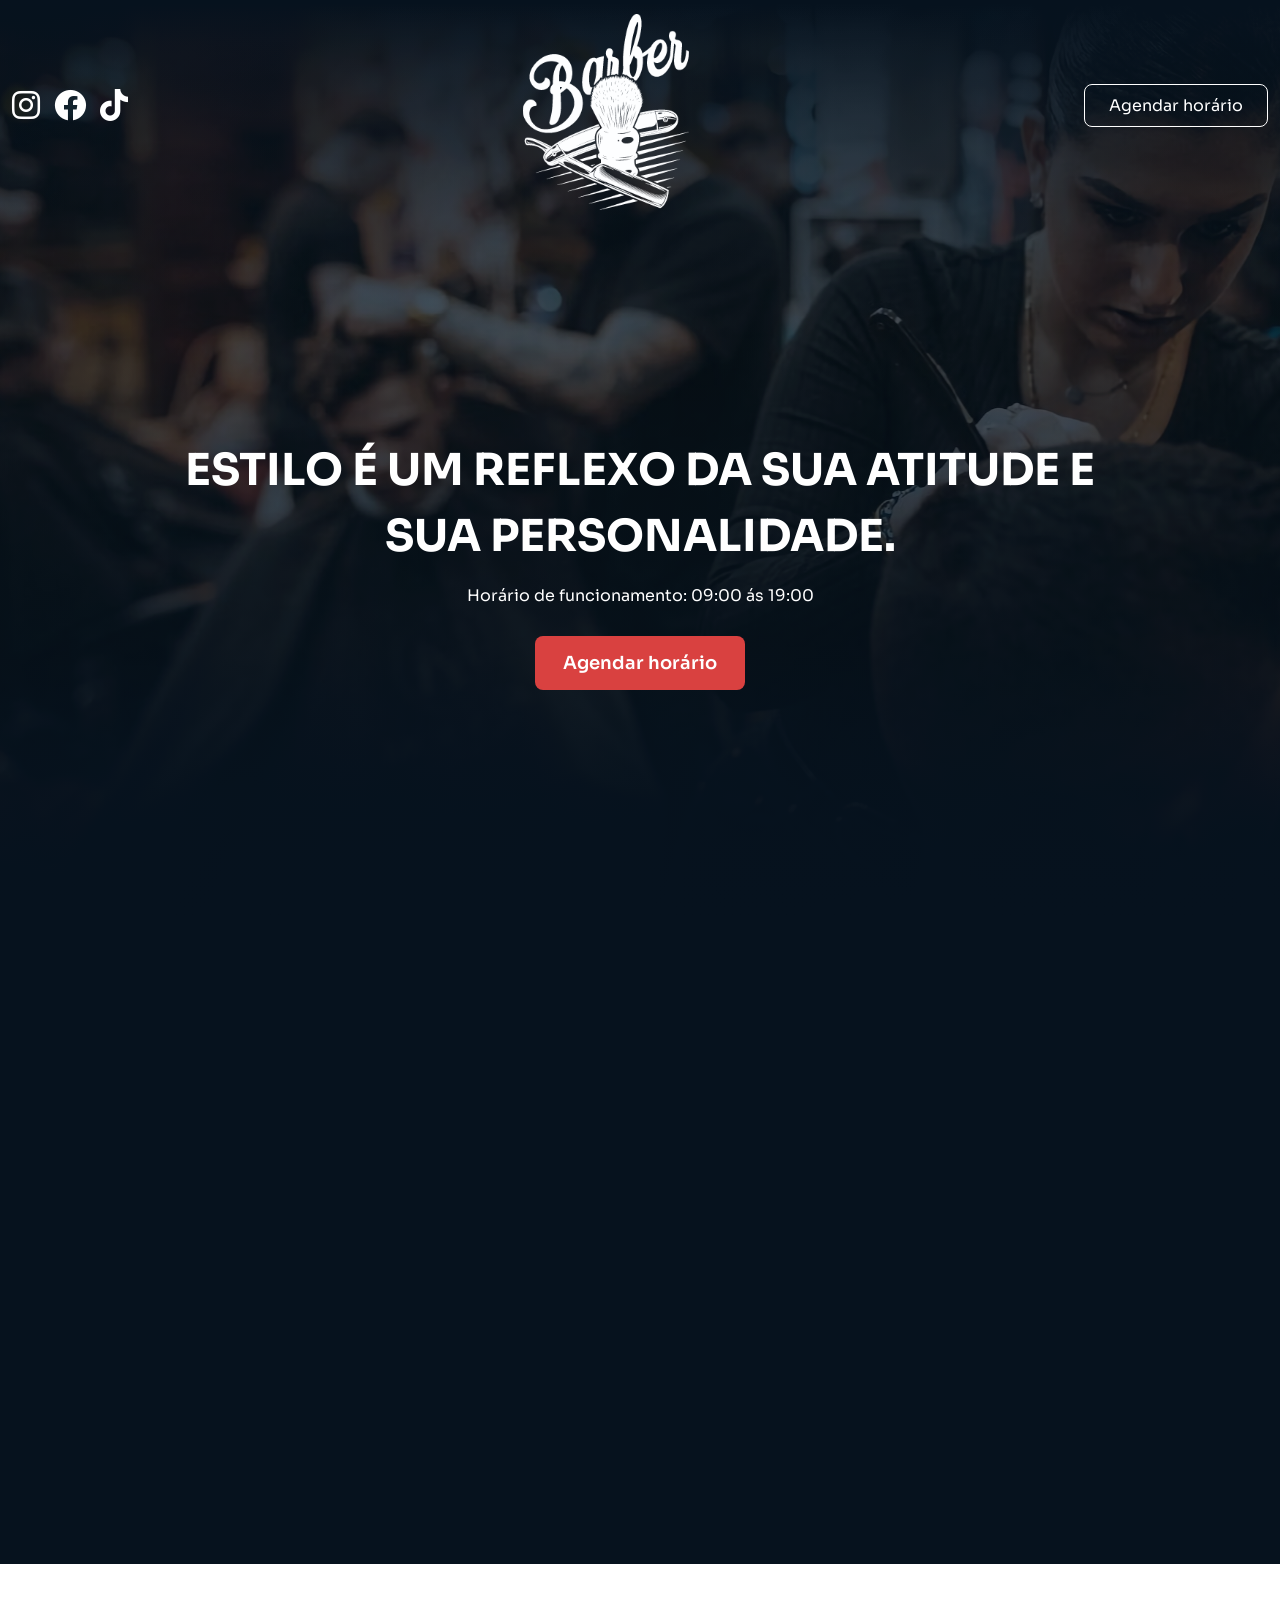
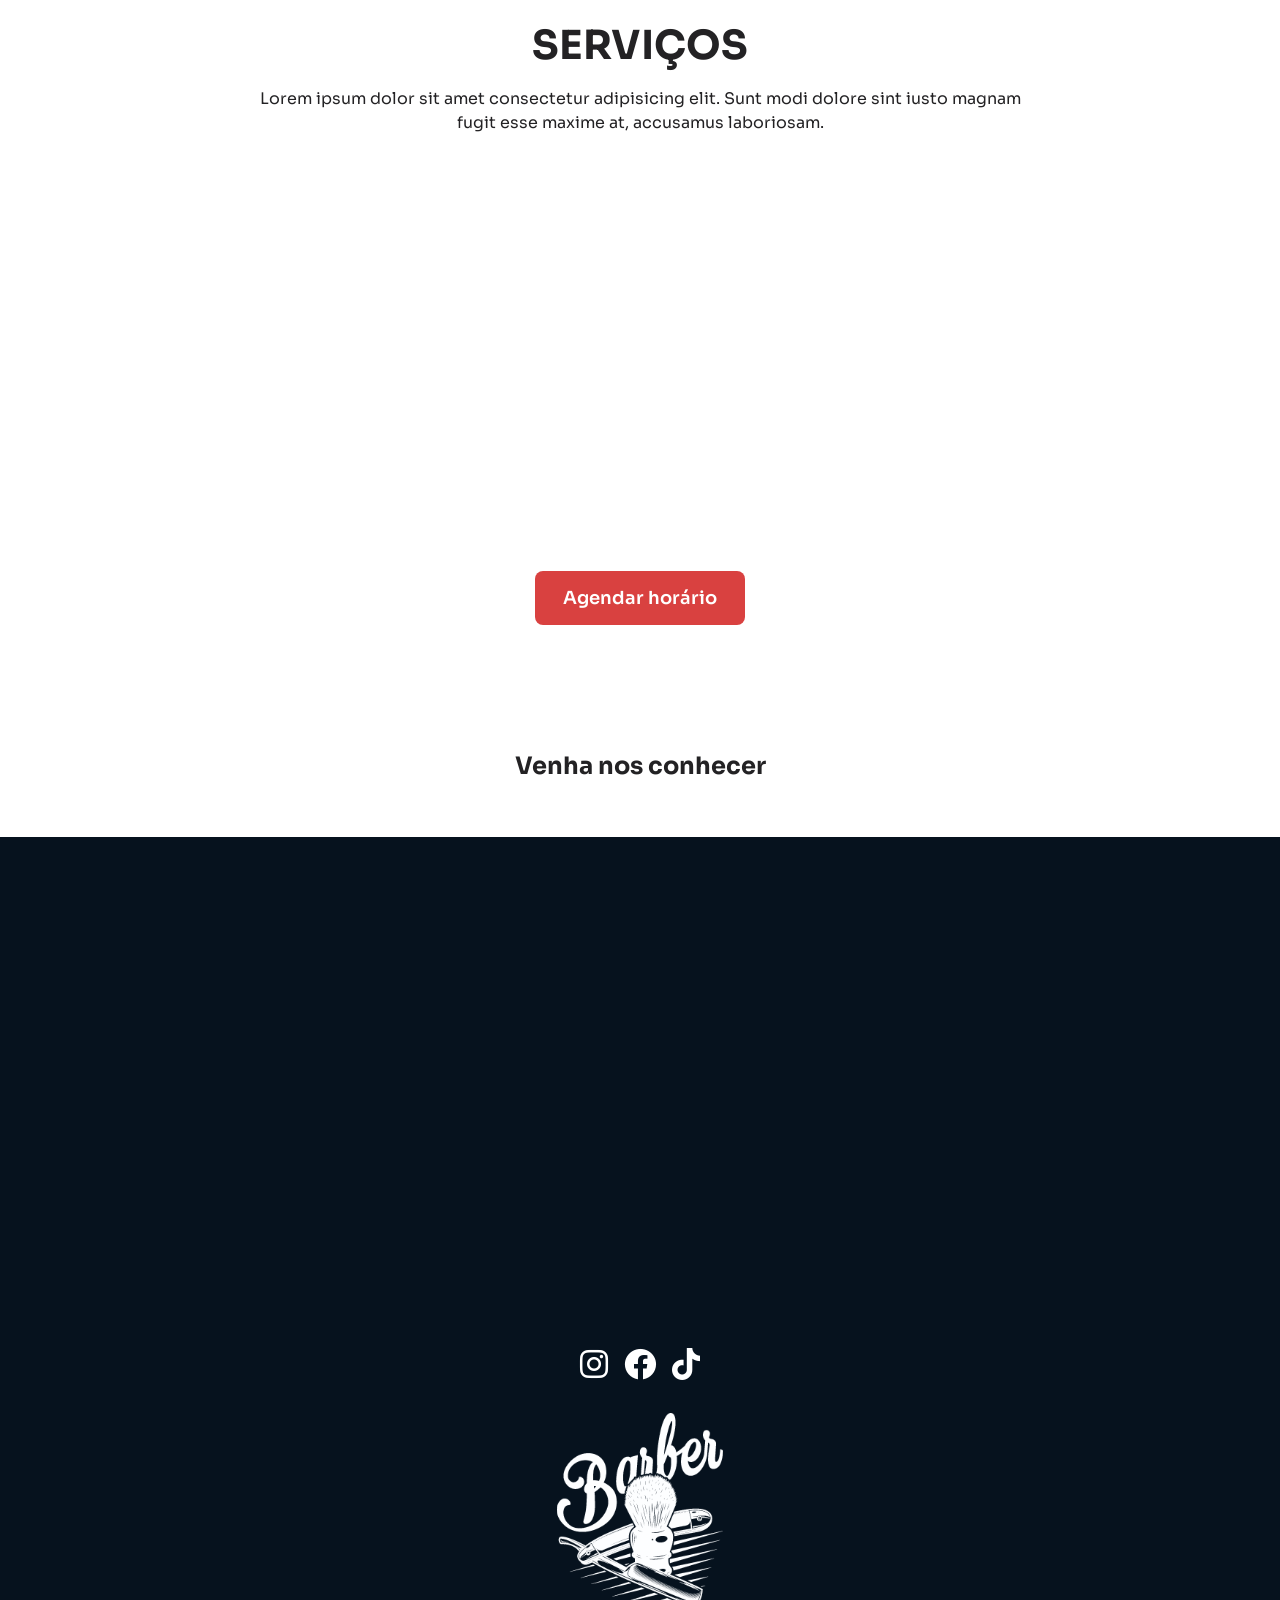
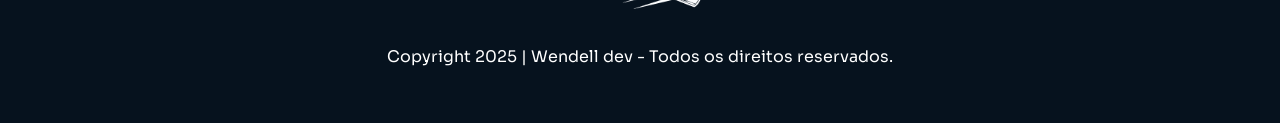
<file: index.html>
<!DOCTYPE html>
<html lang="pt-br">

<head>
    <meta charset="UTF-8">
    <meta name="viewport" content="width=device-width, initial-scale=1.0">

    <link href="https://unpkg.com/aos@2.3.1/dist/aos.css" rel="stylesheet">

    <link rel="preconnect" href="https://fonts.googleapis.com" />
    <link rel="preconnect" href="https://fonts.gstatic.com" crossorigin />
    <link href="https://fonts.googleapis.com/css2?family=Sora:wght@100..800&display=swap" rel="stylesheet" />

    <link rel="stylesheet" href="https://cdnjs.cloudflare.com/ajax/libs/font-awesome/6.0.0-beta3/css/all.min.css"
        integrity="sha512-Fo3rlrZj/k7ujTnHg4CGR2D7kSs0v4LLanw2qksYuRlEzO+tcaEPQogQ0KaoGN26/zrn20ImR1DfuLWnOo7aBA=="
        crossorigin="anonymous" referrerpolicy="no-referrer" />

    <link rel="stylesheet" href="style.css">

    <script src="https://unpkg.com/aos@2.3.1/dist/aos.js"></script>

    <!-- logo da barbearia -->
    <link rel="shortcut icon" href="assets/logo.svg" type="image/x-icon">

    <title>Barberia</title>
</head>

<body>
    <div class="bg-home">

        <header>

            <nav class="header-content container">
                <div class="header-icons" data-aos="fade-down" data-aos-delay="200">
                    <a href="#">
                        <i class="fa-brands fa-instagram fa-2x"></i>
                    </a>

                    <a href="#">
                        <i class="fa-brands fa-facebook fa-2x"></i>
                    </a>

                    <a href="#">
                        <i class="fa-brands fa-tiktok fa-2x"></i>
                    </a>
                </div>

                <div class="header-logo" data-aos="flip-up" data-aos-delay="200" data-aos-duration="2000" >
                    <img src="assets/logo.svg" alt="Logo da barbearia" />
                </div>

                <div data-aos="fade-down" data-aos-delay="200">
                    <a class="header-button" href="https://api.whatsapp.com/send?phone=5511000000000&text=Quero%20Fazer%20um%20agendamento!" target="_blank">
                        Agendar horário
                    </a>
                </div>

            </nav>

            <main class="hero container" data-aos="fade-down" data-aos-delay="300" data-aos-duration="2000">
                <h1>ESTILO É UM REFLEXO DA SUA ATITUDE E SUA PERSONALIDADE.</h1>
                <p>Horário de funcionamento: 09:00 ás 19:00</p>
                <a class="button-contato" target="_blank" href="https://api.whatsapp.com/send?phone=5511000000000&text=Quero%20Fazer%20um%20agendamento!">
                    Agendar horário
                </a>
            </main>

        </header>
    </div>

    <section class="sobre ">
        <div class="container sobre-content">
            <div data-aos="zoom-in-right" data-aos-delay="300" data-aos-duration="2000">
                <img src="assets/images.svg" alt="imagem sobre a barbearia">
            </div>

            <div class="sobre-descricao" data-aos="fade-left" data-aos-delay="300" data-aos-duration="2000">
                <h2>Sobre</h2>

                <p>Lorem ipsum dolor sit amet consectetur. Ornare eget pellentesque proin risus. Orci proin morbi
                    vestibulum convallis leo vestibulum mus. Non duis augue eros mattis a quis sem sodales.</p>

                <p>Horário de funcionamento: <strong>09:00</strong> ás <strong>19:00</strong></p>
            </div>
        </div>
    </section>

    <section class="servicos">
        <div class="servicos-content container">
            <h2>Serviços</h2>
            <p>Lorem ipsum dolor sit amet consectetur adipisicing elit. Sunt modi dolore sint iusto magnam fugit esse
                maxime at, accusamus laboriosam.</p>
        </div>

        <section class="cortes-content">

            <div class="corte" data-aos="fade-right" data-aos-delay="200" data-aos-duration="1500" >
                <img src="assets/corte1.png" alt="Corte de cabelo">
                <div class="corte-info">
                    <strong>Corte normal</strong>
                    <button>R$35,00</button>
                </div>
            </div>

            <div class="corte" data-aos="fade-up" data-aos-delay="200" data-aos-duration="1500">
                <img src="assets/corte2.png" alt="Barba">
                <div class="corte-info">
                    <strong>Barba completa</strong>
                    <button>R$25,00</button>
                </div>
            </div>

            <div class="corte" data-aos="fade-left" data-aos-delay="200" data-aos-duration="1500">
                <img src="assets/corte3.png" alt="Corte e barba">
                <div class="corte-info">
                    <strong>Corte e barba</strong>
                    <button>R$65,00</button>
                </div>
            </div>

        </section>

        <a class="button-contato" target="_blank" href="https://api.whatsapp.com/send?phone=5511000000000&text=Quero%20Fazer%20um%20agendamento!">
            Agendar horário
        </a>
    </section>

    <div class="servicos">
        <h2>Venha nos conhecer</h2>
    </div>

    <iframe
    width="100%"
        src="https://www.google.com/maps/embed?pb=!1m18!1m12!1m3!1d3833.744493418023!2d-47.98685672394417!3d-16.078743330023066!2m3!1f0!2f0!3f0!3m2!1i1024!2i768!4f13.1!3m3!1m2!1s0x935986a04bc69287%3A0x2df62ecea2daede5!2sShopping%20Sul!5e0!3m2!1spt-BR!2sbr!4v1738617624754!5m2!1spt-BR!2sbr"
        width="600" height="450" style="border:0;" allowfullscreen="" loading="lazy"
        referrerpolicy="no-referrer-when-downgrade">
    </iframe>

    <footer class="footer">
        <div class="footer-icones">
            <a href="#">
                <i class="fa-brands fa-instagram fa-2x"></i>
            </a>

            <a href="#">
                <i class="fa-brands fa-facebook fa-2x"></i>
            </a>

            <a href="#">
                <i class="fa-brands fa-tiktok fa-2x"></i>
            </a>
        </div>

        <div >
            <img src="assets/logo.svg" alt="logo barbearia">
        </div>

        <p>Copyright 2025 | Wendell dev - Todos os direitos reservados.</p>
    </footer>

    <a class="btn-wpp" href="https://api.whatsapp.com/send?phone=5511000000000&text=Quero%20Fazer%20um%20agendamento!" target="_blank" data-aos="zoom-in-up" data-aos-delay="500" data-aos-duration="2000">
        <img src="assets/whatssapp.svg" alt="Botao do wpp">
        <span class="tooltip-text">Agende seu horário</span>
    </a>

    <script src="script.js"></script>
</body>

</html>
</file>
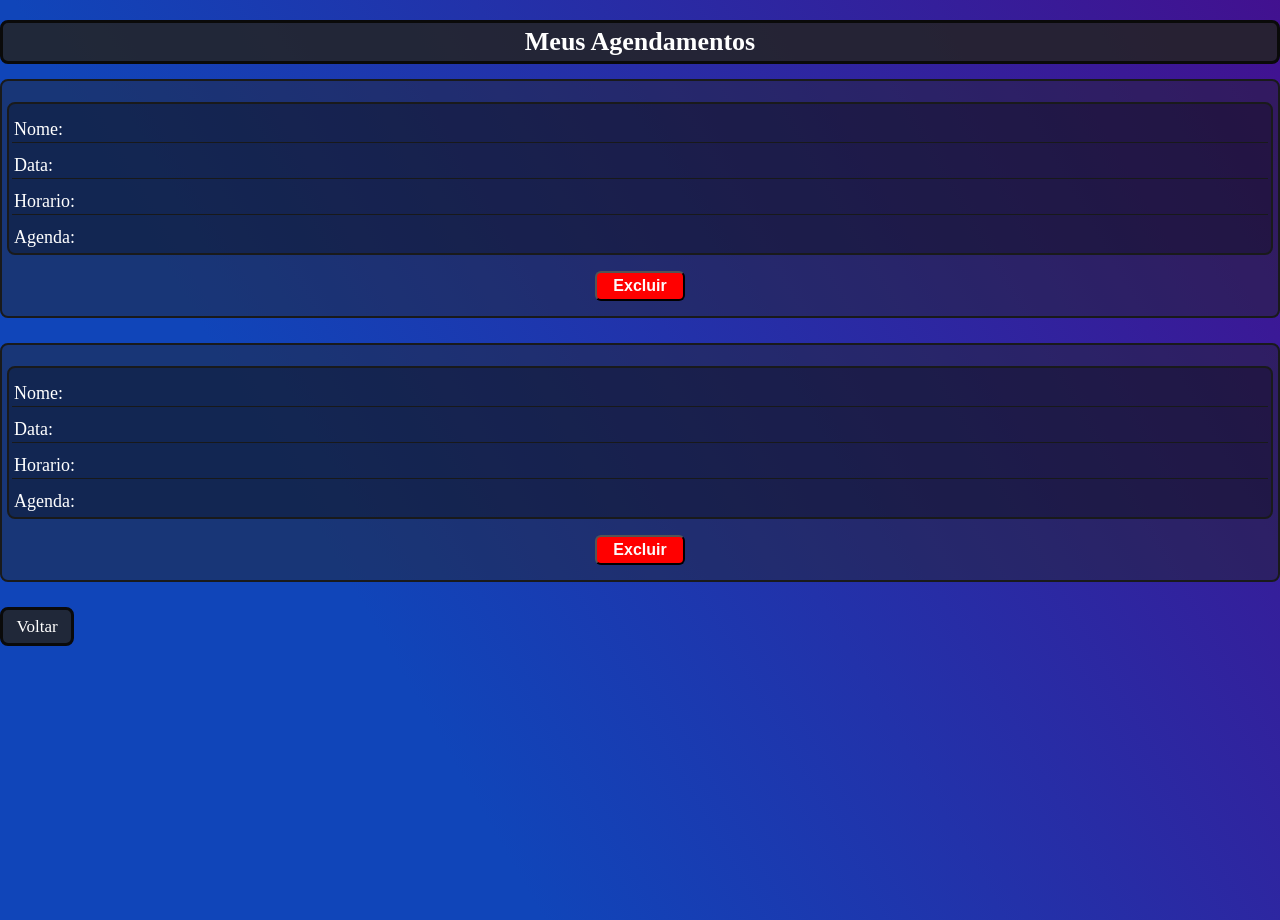
<file: Agendamentos.html>
<!DOCTYPE html>
<html lang="pt-BR">
<head>
    <meta charset="UTF-8">
    <meta name="viewport" content="width=device-width, initial-scale=1.0">
   <link rel="stylesheet" href="Agendamentos.css">
    <title>Meus agendamentos</title>
</head>
<body>
    <h1>Meus Agendamentos</h1>

    
       
        <div class="itens-agendamento">
            <ul>
                <li id="NomeAgendado">Nome: </li>
                <li id="dataAgendado">Data: </li>
                <li id="hoarioAgendado">Horario: </li>
                <li id="tipoAgendamento">Agenda: </li>
            </ul>

            <button id="botaoExcluirAgendamento">Excluir</button>
       </div>
       
       <div class="itens-agendamento">
        <ul>
            <li id="NomeAgendado">Nome: </li>
            <li id="dataAgendado">Data: </li>
            <li id="hoarioAgendado">Horario: </li>
            <li id="tipoAgendamento">Agenda: </li>
        </ul>

        <button id="botaoExcluirAgendamento">Excluir</button>
   </div>
    
   <div class="voltar">
    <a href="home.html" >Voltar</a>
   </div>
  
    
</body>
</html>
</file>
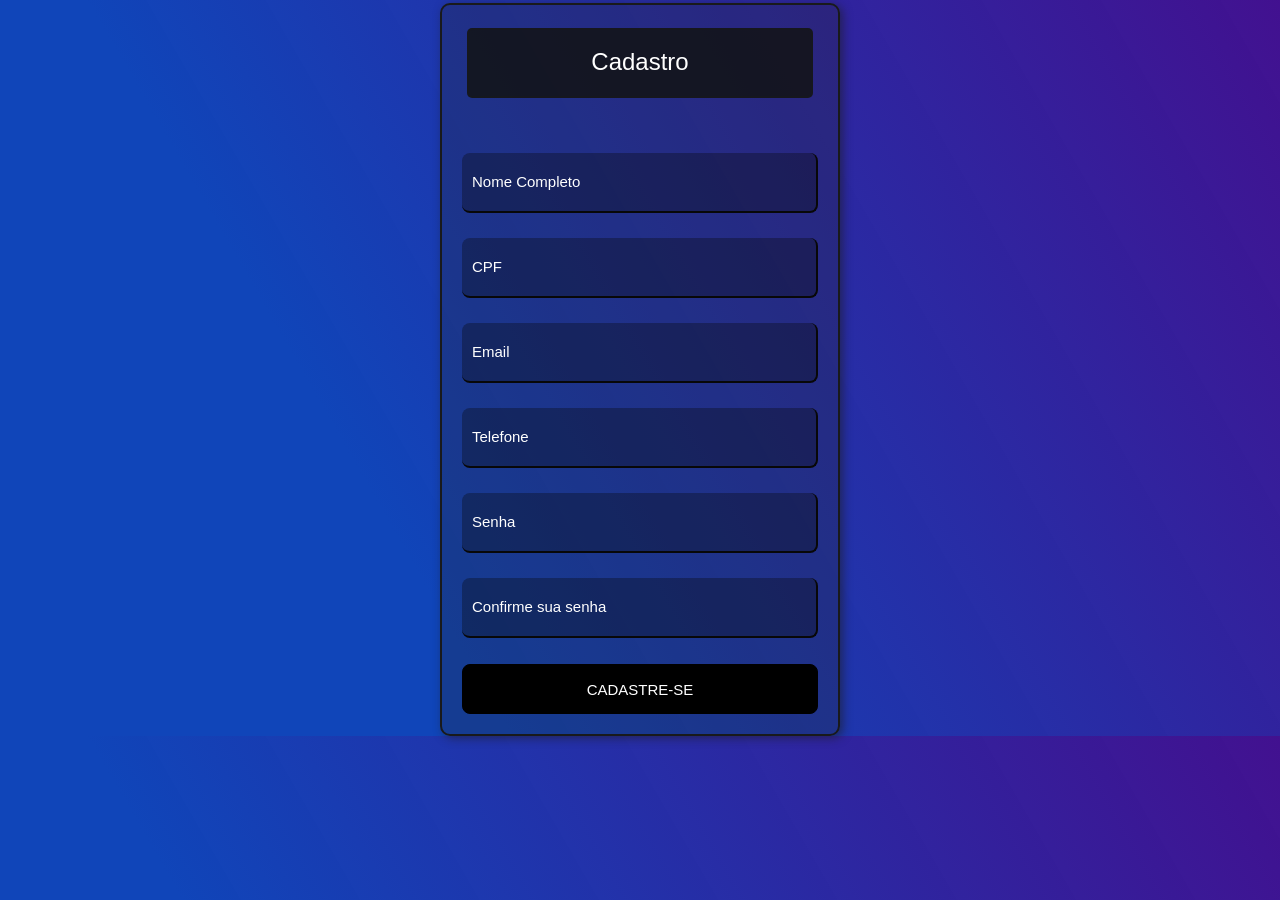
<file: Cadastro.html>
<!DOCTYPE html>
<html lang="pt-BR">
<head>
    <meta charset="UTF-8">
    <meta name="viewport" content="width=device-width, initial-scale=1.0">
    <link rel="stylesheet" href="Cadastro.css">
    <title>Cadastro</title>
</head>
<body>
    <div class="container">
        <header class="cabecalho">
            <h2 class="bemvindo">Cadastro</h2>
        </header>
        
            <form id="formulario" action="Post">
                <input type="text" class="nome" name="nome" id="nome" placeholder="Nome Completo">
                <input type="text" class="cpf" id="cpf" placeholder="CPF" >
                <input type="email" class="email" name="email" id="email" placeholder="Email">
                <input type="tel" class="telefone" name ="telefone" id="telefone" placeholder="Telefone" >
                <input type="password" class="senha" name="senha" id="senha" placeholder="Senha">
                <input type="password" class="senhaConfirmacao" name="senhaConfirmacao" id="senhaConfirmacao" placeholder="Confirme sua senha">

                
                <button type="submit" id="botaoCadastro" ><a href="login.html"></a>Cadastre-se</button>
            
             </form>
    </div>

    
        <script src="Cadastro.js"></script>
    
</body>
</html>
</file>
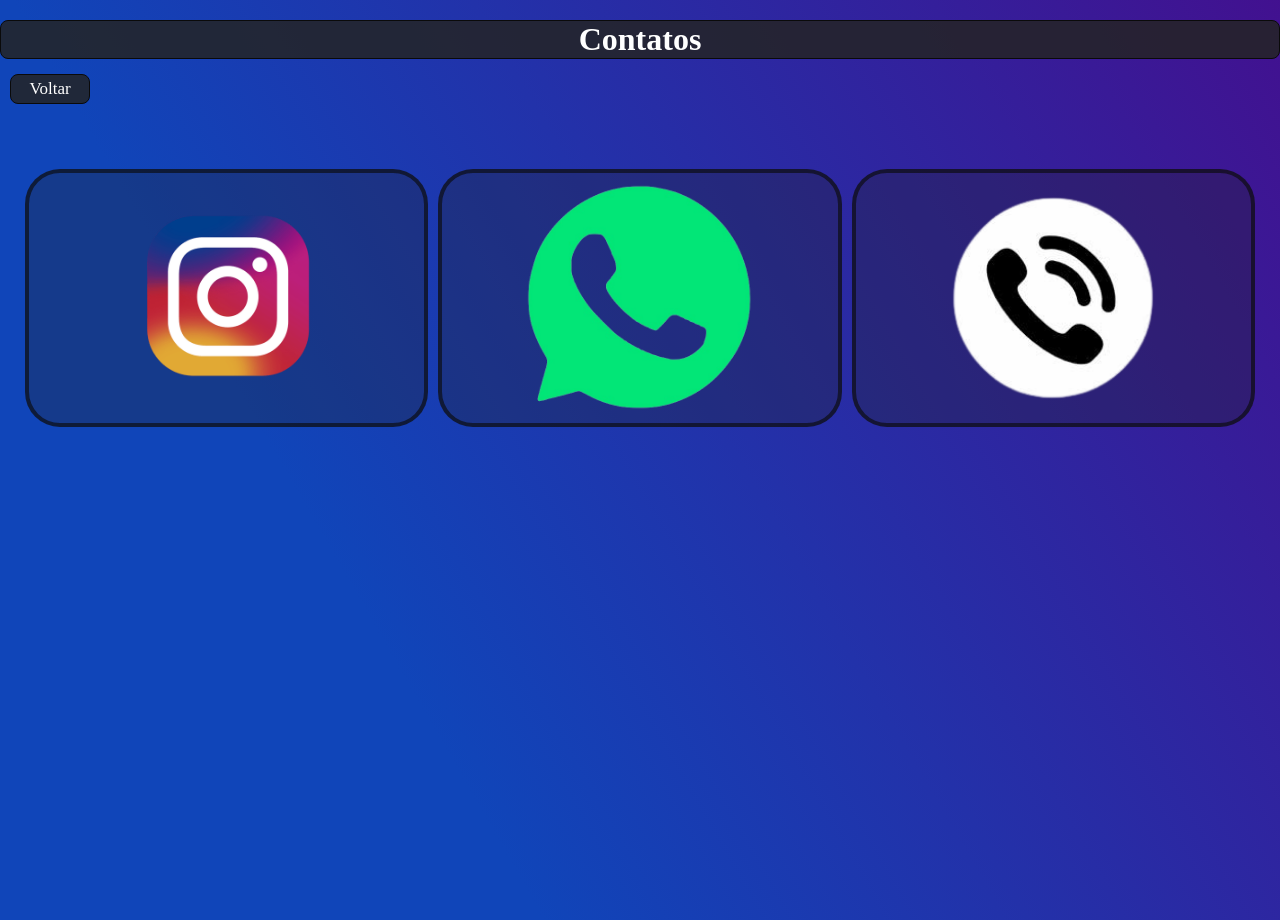
<file: Contato.html>
<!DOCTYPE html>
<html lang="pt-BR">
<head>
    <meta charset="UTF-8">
    <link rel="stylesheet" href="./Contato.css">
    <meta name="viewport" content="width=device-width, initial-scale=1.0">
    <title>Contato</title>
</head>
<body>
    <h1>Contatos</h1>
   
    <div class="voltar">
    <a href="home.html" >Voltar</a>
   </div>
   
   <section>

  
    <div class="card" id="insta">
        <a href="https://google.com.br" target="_blank">
            <img src="assents/insta-logo.png" alt="instagram" class="instagram">
        </a>
    </div>
   
   <div class="card" id="whatsap">
        <a href="https://web.whatsapp.com/" target="_blank">
            <img src="assents/wpp-logo.png" alt="whatsap">
        </a>
   </div>

    <div class="card" id="telefone">
        <a href="#" target="_blank">
            <img src="assents/telefoneLogo.png" alt="telefone">
        </a>
    </div>
</section>
</body>
</html>
</file>
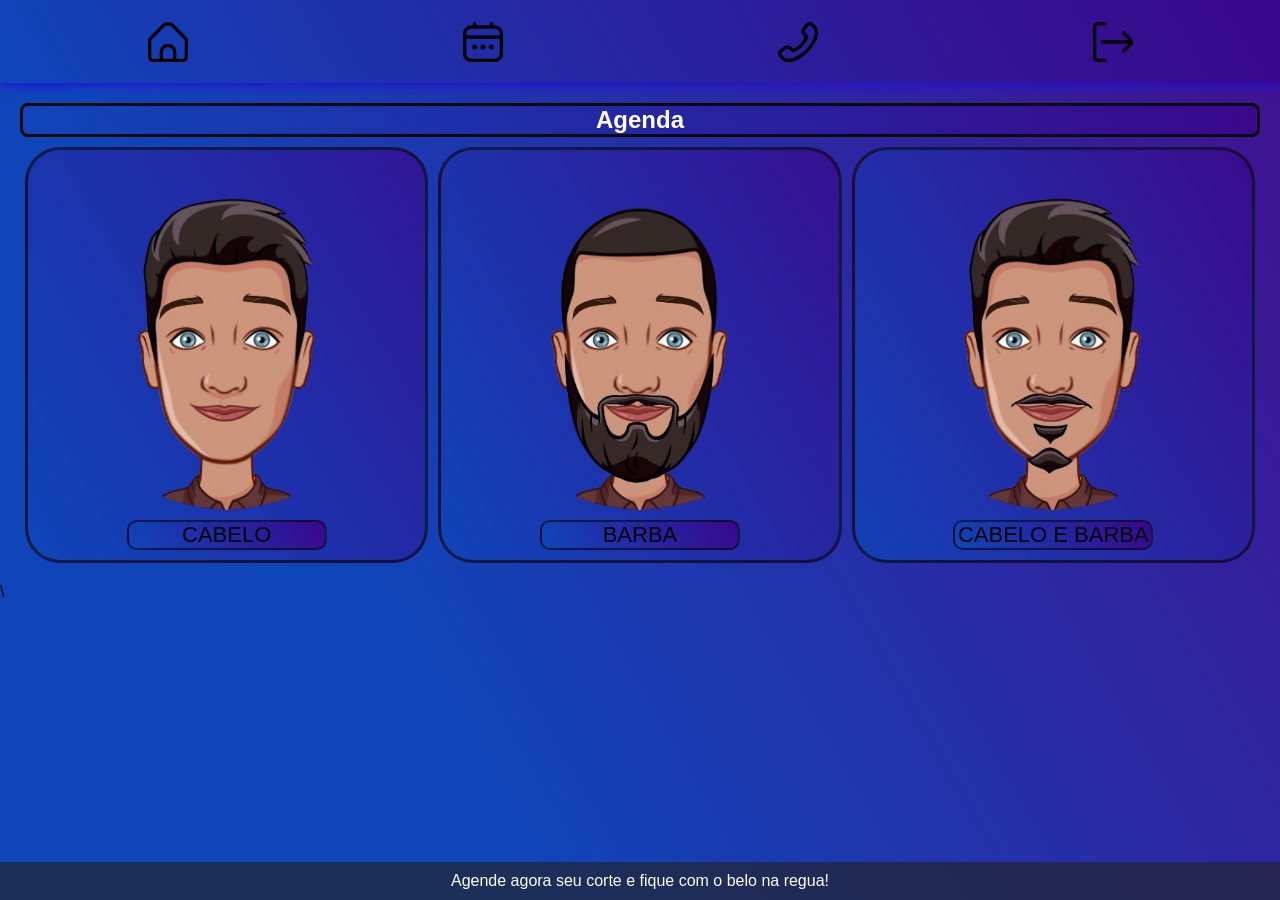
<file: home.html>
<!DOCTYPE html>
<html lang="pt-BR">
<head>
    <meta charset="UTF-8">
    <meta name="viewport" content="width=device-width, initial-scale=1.0">
    <link rel="preconnect" href="https://fonts.googleapis.com">
    <link rel="preconnect" href="https://fonts.gstatic.com" crossorigin>
    <link href="https://fonts.googleapis.com/css2?family=Poppins:ital,wght@0,200;0,400;0,500;1,400&display=swap" rel="stylesheet">
    <link rel="stylesheet" href="home.css">
    <title>Inicio</title>
</head>
<body>
  
  <header>
        <nav>
            <a href="home.html">
              <img src="assents/casa.png" alt="home" class="incones">
            </a>

            <a href="Agendamentos.html">
              <img src="assents/calendario.png" alt="agendamento" class="incones">
            </a>

            <a href="Contato.html">
              <img src="assents/virar-telefone.png" alt="Contato" class="incones">
            </a>

            <a href="index.html">
              <img src="assents/saida.png" alt="sair" class="incones">
            </a>
        </nav>
  </header>
 
  <section>

    <h2>Agenda</h2>
    
    <div class="card" id="cardCabelo">
        <img src="assents/cabelo.png" alt="cabelo" id="cabelo">
        <label for="cabelo">Cabelo</label>
    </div>
   
   <div class="card" id="cardBarba">
        <img src="assents/barba.png" alt="barda" id="barba">
        <label for="barba">Barba</label>
   </div>

    <div class="card" id="cardBarbaCabelo">
        <img src="assents/cabeloEbarba.png" alt="barbaCabelo" id="barbaCabelo">
        <label for="barbaCabelo">Cabelo e Barba</label>
    </div>

  </section>
  
  <!--Modal dos cards -->
  
  <div id="modal" class="modal">
    <span class="fecharModal" id="BotaoFecharModal">&times;</span>
    <div class="conteudoModal">

      <h2 class="agendamento">Agendamento</h2>
        <form action="#">
         
          <label class="labelModal" for="nomeAgendamento">Nome do cliente</label>
            <input type="text" name="nomeAgendamento" id="nomeAgendamento">
            
            <label class="labelModal"  for="dataAgendamento">Que dia deseja?</label>
            <input type="date" id="dataAgendamento">

            <label class="labelModal"  for="horaioAgendamento">Qual horario deseja?</label>
            <input type="time" id="horaioAgendamento">

            <label class="labelModal"  for="profissional">Qual profissional?</label>
            <select name="profisional" id="profisional">
              <option value="" selected >Selecione um profisional:</option>
              <option value="wendell">wendell</option>
              <option value="joaquin">joaquin</option>
              <option value="zeze">zeze</option>
            </select>

            
            <button type="submit" id="butaoAgendamento" >Agendar</button>
        </form>
      
    </div>
  </div>


  <footer>
    <p>Agende agora seu corte e fique com o belo na regua!</p>
  </footer>\

  <script src="./Inicio.js"></script>
</body>
</html>
</file>
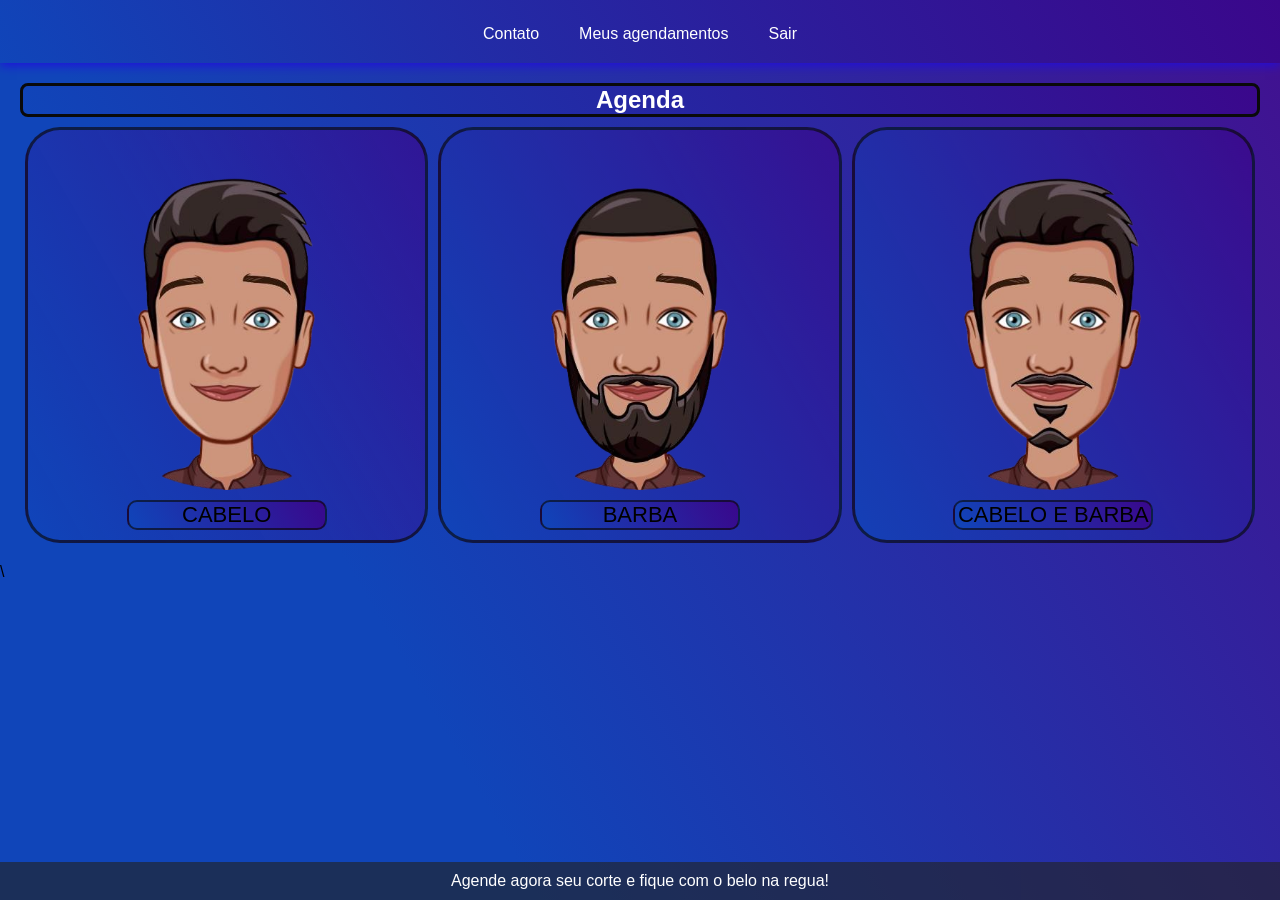
<file: Inicio.html>
<!DOCTYPE html>
<html lang="pt-BR">
<head>
    <meta charset="UTF-8">
    <meta name="viewport" content="width=device-width, initial-scale=1.0">
    <link rel="preconnect" href="https://fonts.googleapis.com">
    <link rel="preconnect" href="https://fonts.gstatic.com" crossorigin>
    <link href="https://fonts.googleapis.com/css2?family=Poppins:ital,wght@0,200;0,400;0,500;1,400&display=swap" rel="stylesheet">
    <link rel="stylesheet" href="inicio.css">
    <title>Inicio</title>
</head>
<body>
  
  <header>
        <nav>
            <a href="Contato.html">Contato</a>
            <a href="Agendamentos.html">Meus agendamentos</a>
            <a href="login.html">Sair</a>
        </nav>
  </header>
 
  <section>

    <h2>Agenda</h2>
    
    <div class="card" id="cardCabelo">
        <img src="assents/cabelo.png" alt="cabelo" id="cabelo">
        <label class="labelCards" for="cabelo">Cabelo</label>
    </div>
   
   <div class="card" id="cardBarba">
        <img src="assents/barba.png" alt="barda" id="barba">
        <label class="labelCards" for="barba">Barba</label>
   </div>

    <div class="card" id="cardBarbaCabelo">
        <img src="assents/cabeloEbarba.png" alt="barbaCabelo" id="barbaCabelo">
        <label class="labelCards" for="barbaCabelo">Cabelo e Barba</label>
    </div>

  </section>
  
  <!--Modal dos cards -->
  
  <div id="modal" class="modal">
    <span class="fecharModal" id="BotaoFecharModal">&times;</span>
    <div class="conteudoModal">

      <h2 class="agendamento">Agendamento</h2>
        <form action="#">
         
          <label class="labelModal" for="nomeAgendamento">Nome do cliente:</label>
            <input class="inputModal" type="text" name="nomeAgendamento" id="nomeAgendamento">
            
            <label class="labelModal" for="dataAgendamento">Que dia deseja?</label>
            <input class="inputModal" type="date" id="dataAgendamento">

            <label class="labelModal" for="horarioAgendamento">Qual horario?</label>
            <input class="inputModal" type="time" id="horarioAgendamento">

            <label class="labelModal" for="profissional">Qual profissional?</label>
            <select name="" id="profissional"  >
              <option value="" selected >Selecione:</option>
              <option value="Wendell">Wendell</option>
              <option value="Chiquinho">Chiquinho</option>
              <option value="Joaquin">Joaquin</option>
            </select>

            <button  type="submit" id="butaoAgendamento" >Agendar</button>
        </form>
      
    </div>
  </div>


  <footer>
    <p>Agende agora seu corte e fique com o belo na regua!</p>
  </footer>\

  <script src="./Inicio.js"></script>
</body>
</html>
</file>
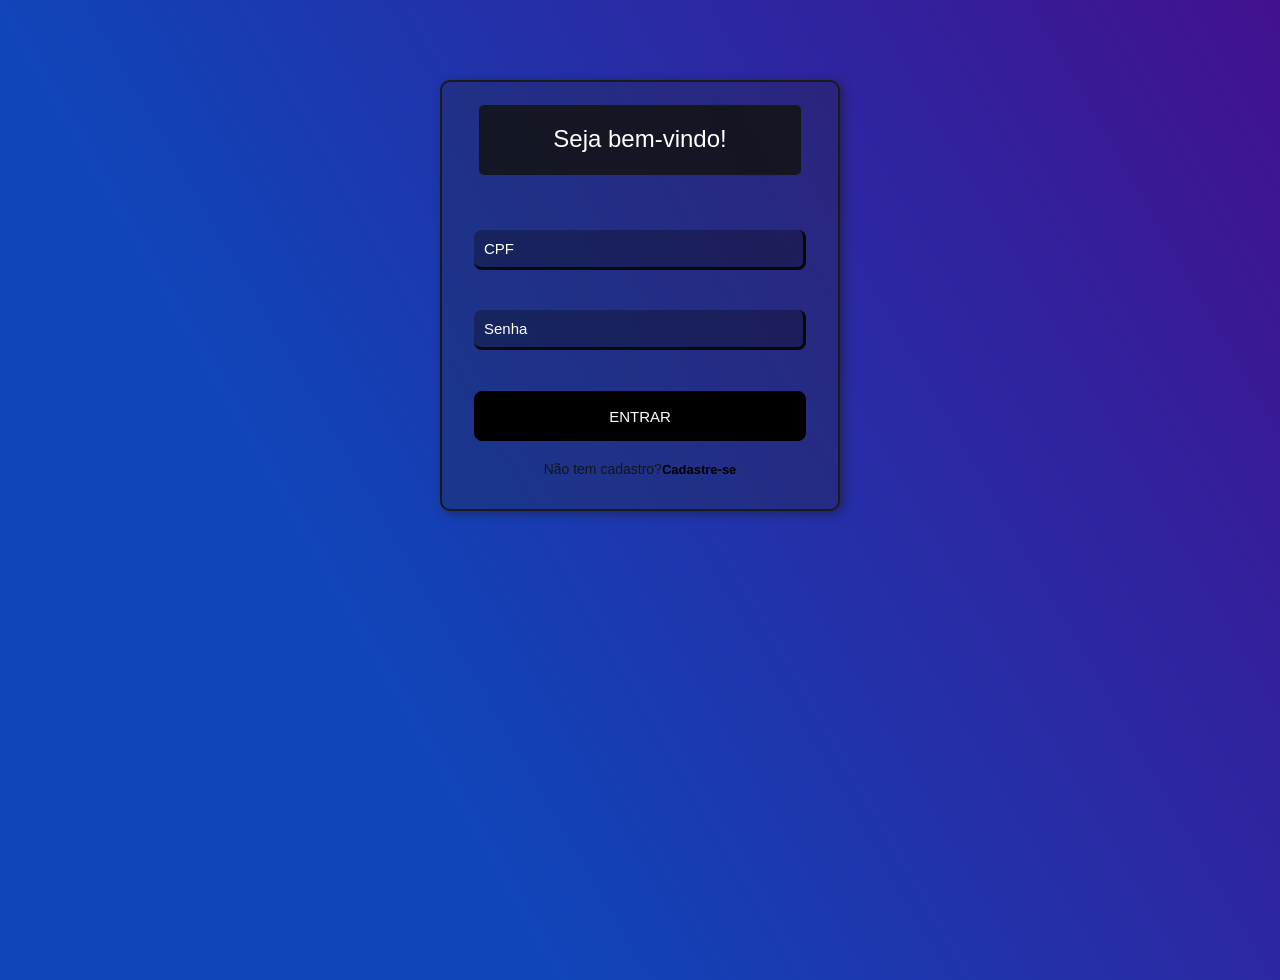
<file: login.html>
<!DOCTYPE html>
<html lang="pt-BR">
<head>
    <meta charset="UTF-8">
    <meta name="viewport" content="width=device-width, initial-scale=1.0">
    <link rel="preconnect" href="https://fonts.googleapis.com">
    <link rel="preconnect" href="https://fonts.gstatic.com" crossorigin>
    <link href="https://fonts.googleapis.com/css2?family=Poppins:ital,wght@0,200;0,400;0,500;1,400&display=swap" rel="stylesheet">
    <link rel="stylesheet" href="login.css">
    <title>Login</title>
</head>
<body>
    <style>
        
    </style>
    <div class="container">
        <header class="cabecalho">
            <h2 class="bemvindo">Seja bem-vindo!</h2>
        </header>
        <div class="central-box">
            <form action="">

                <input type="text" class="cpf" placeholder="CPF" id ="cpfLogin">
                
                <input type="password" class="senha" name="senha" id="senha" placeholder="Senha">

                <button type="submit" id="Botao-login"><a href="Inicio.html">Entrar</a> </button>
               
                <label for="cadastro">Não tem cadastro?<a class="cadastro" href="Cadastro.html">Cadastre-se</a></label>
            </form>
        </div>
        
    </div>
</body>
</html>
</file>
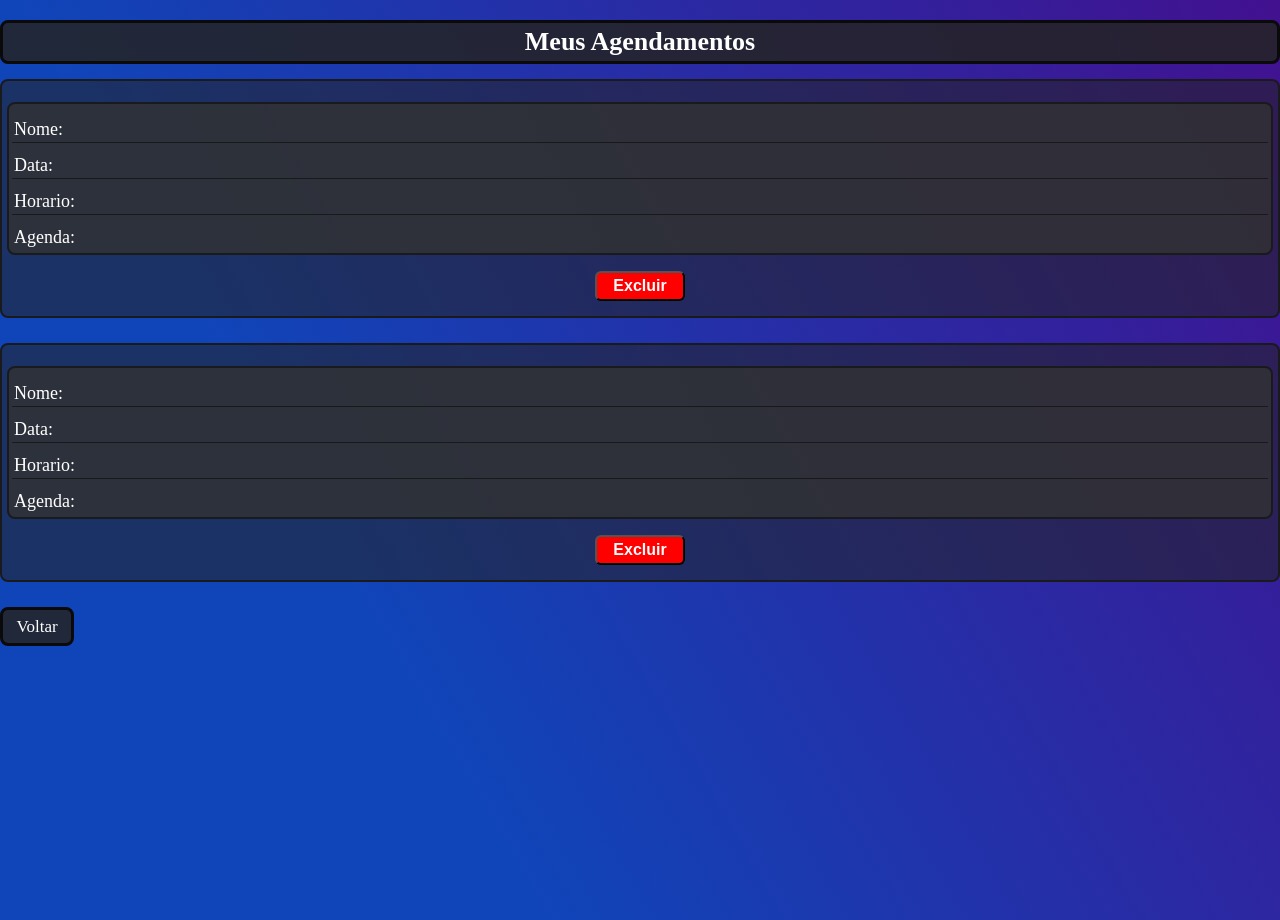
<file: Agendamento/Agendamentos.html>
<!DOCTYPE html>
<html lang="pt-BR">
<head>
    <meta charset="UTF-8">
    <meta name="viewport" content="width=device-width, initial-scale=1.0">
   <link rel="stylesheet" href="Agendamentos.css">
    <title>Meus agendamentos</title>
</head>
<body>
    <h1>Meus Agendamentos</h1>

    
       
        <div class="itens-agendamento">
            <ul>
                <li id="NomeAgendado">Nome: </li>
                <li id="dataAgendado">Data: </li>
                <li id="hoarioAgendado">Horario: </li>
                <li id="tipoAgendamento">Agenda: </li>
            </ul>

            <button id="botaoExcluirAgendamento">Excluir</button>
       </div>
       
       <div class="itens-agendamento">
        <ul>
            <li id="NomeAgendado">Nome: </li>
            <li id="dataAgendado">Data: </li>
            <li id="hoarioAgendado">Horario: </li>
            <li id="tipoAgendamento">Agenda: </li>
        </ul>

        <button id="botaoExcluirAgendamento">Excluir</button>
   </div>
    
   <div class="voltar">
    <a href="./Inicio.html" >Voltar</a>
   </div>
  
    
</body>
</html>
</file>
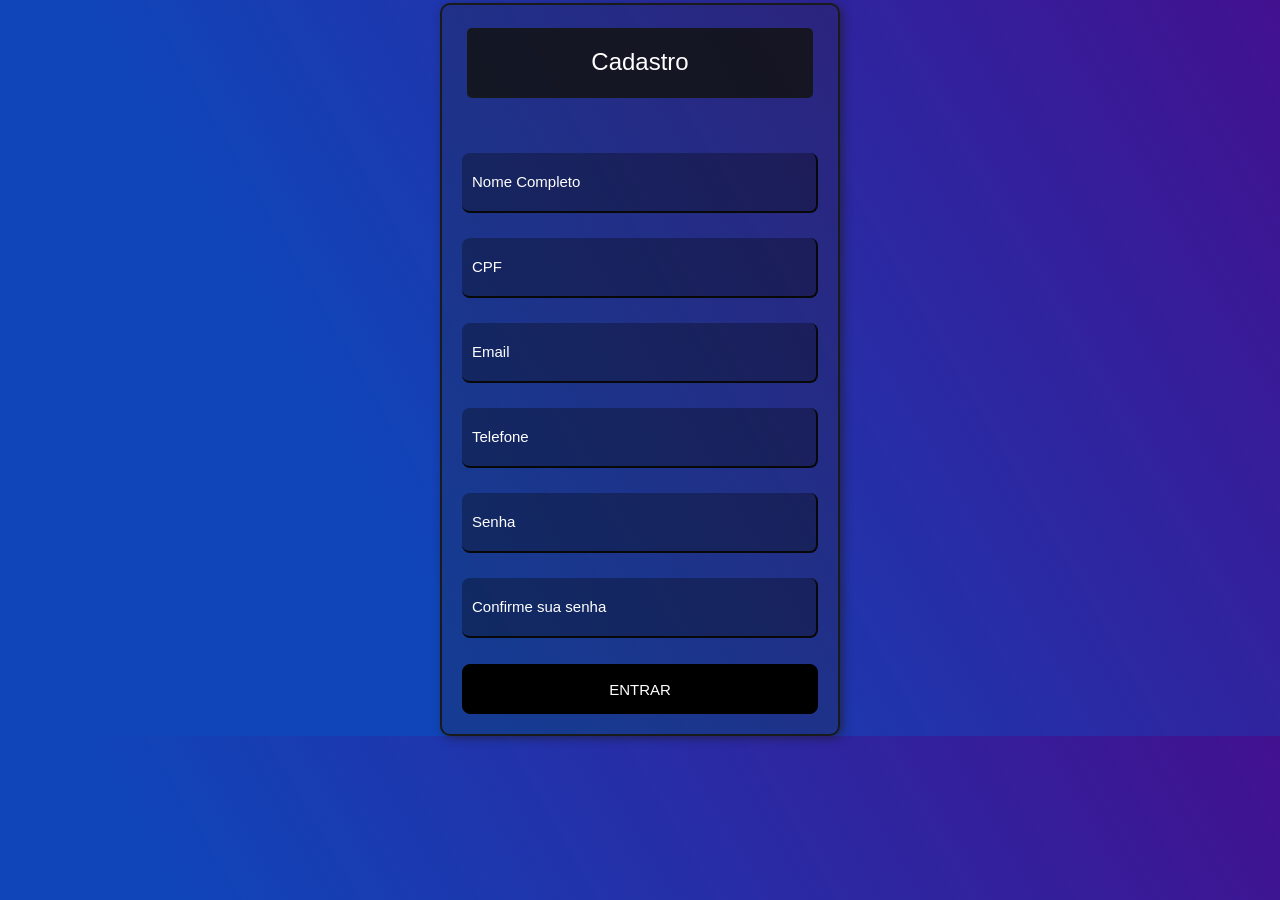
<file: Cadastro/Cadastro.html>
<!DOCTYPE html>
<html lang="pt-BR">
<head>
    <meta charset="UTF-8">
    <meta name="viewport" content="width=device-width, initial-scale=1.0">
    <link rel="stylesheet" href="Cadastro.css">
    <title>Cadastro</title>
</head>
<body>
    <div class="container">
        <header class="cabecalho">
            <h2 class="bemvindo">Cadastro</h2>
        </header>
        
            <form id="formulario" action="Post">
                <input type="text" class="nome" name="nome" id="nome" placeholder="Nome Completo">
                <input type="text" class="cpf" id="cpf" placeholder="CPF" >
                <input type="email" class="email" name="email" id="email" placeholder="Email">
                <input type="tel" class="telefone" name ="telefone" id="telefone" placeholder="Telefone" >
                <input type="password" class="senha" name="senha" id="senha" placeholder="Senha">
                <input type="password" class="senhaConfirmacao" name="senhaConfirmacao" id="senhaConfirmacao" placeholder="Confirme sua senha">

                <button><a href="../login.html">Entrar</a></button>
                <!--<button type="submit" id="botaoCadastro" ><a href="../login.html"></a>Cadastre-se</button>
            -->
             </form>
    </div>

    <!--
        <script src="Cadastro.js"></script>
    -->
</body>
</html>
</file>
<file: style.css>
* {
  margin: 0;
  padding: 0;
  box-sizing: border-box;
  outline: 0;
}

header {
  width: 100%;
}

.header-content {
  display: flex;
  align-items: center;
  justify-content: space-between;
}

i {
  color: #ffffff;
}

.header-icons {
  display: flex;
  gap: 14px;
}

.header-icons a:hover i {
  color: #d34040;
  animation: translateY 0.8s infinite alternate;
}

@keyframes translateY {
  from {
    transform: translateY(0) scale(1);
  }
  to {
    transform: translateY(-8px) scale(1.1);
  }
}
.header-button {
  border: 1px solid #ffffff;
  padding: 10px 24px;
  border-radius: 8px;
  color: #ffffff;
  background-color: transparent;
  transition: background-color 0.5s;
}

.header-button:hover {
  border: 1px solid #d34040;
  background-color: #d34040;
}

.header-logo {
  display: flex;
  align-items: center;
  justify-content: center;
  margin-top: 14px;
}

@media screen and (max-width: 768px) {
  .header-content {
    width: 100%;
    flex-direction: column;
    align-items: center;
    justify-content: center;
  }
  .header-content i {
    margin-top: 16px;
    font-size: 32px;
  }
  .header-logo img {
    width: 160px;
    margin-top: 45px;
  }
  .header-button {
    display: none;
  }
}
.container {
  max-width: 1440px;
  margin: 0 auto;
  padding: 0 12px;
}

.bg-home {
  position: relative;
}

.bg-home::before {
  content: "";
  display: block;
  position: absolute;
  background-image: linear-gradient(to bottom, rgba(6, 18, 30, 0.1), #06121e), url("../assets/bg.svg");
  left: 0;
  top: 0;
  width: 100%;
  height: 100%;
  z-index: -1;
  background-size: cover;
  background-repeat: no-repeat;
  background-position: 50% 0;
  opacity: 0.9;
}

.hero {
  color: #ffffff;
  min-height: 80vh;
  display: flex;
  flex-direction: column;
  align-items: center;
  justify-content: center;
  padding: 15px;
}
.hero h1 {
  text-align: center;
  line-height: 150%;
  max-width: 940px;
  font-size: 44px;
}
.hero p {
  text-align: center;
  margin: 16px 0;
}

.button-contato {
  padding: 16px 28px;
  color: #ffffff;
  background-color: #d94140;
  border: 0;
  border-radius: 8px;
  font-size: 18px;
  font-weight: 600;
  margin: 14px 0;
}

.button-contato:hover {
  animation: scaleButton 0.6s alternate infinite;
}

@keyframes scaleButton {
  from {
    tranform: scale(1);
  }
  to {
    transform: scale(1.09);
  }
}
@media screen and (max-width: 768px) {
  .hero {
    min-height: 60vh;
  }
  .hero h1 {
    font-size: 32px;
    padding: 0 14px;
    width: 100%;
  }
  .hero p {
    font-size: 14px;
  }
}
@media screen and (max-width: 480px) {
  .hero h1 {
    font-size: 24px;
  }
  .hero p {
    font-size: 14px;
  }
}
.sobre {
  background-color: #06121e;
  overflow: hidden;
  color: #ffffff;
}

.sobre-content {
  display: flex;
  align-items: center;
  justify-content: center;
  gap: 20px;
  padding: 36px 14px 64px 14px;
}
.sobre-content img {
  max-width: 570px;
}

.sobre-content div {
  flex: 1;
}

.sobre-descricao h2 {
  font-size: 36px;
  margin-bottom: 28px;
}
.sobre-descricao p {
  margin-bottom: 16px;
  line-height: 150%;
}

@media screen and (max-width: 768px) {
  .sobre-content {
    flex-direction: column;
  }
}
.servicos {
  background-color: #ffffff;
  color: #232224;
  display: flex;
  flex-direction: column;
  align-items: center;
  justify-content: center;
  padding: 56px 16px;
}

.servicos-content h2 {
  text-transform: uppercase;
  text-align: center;
  font-size: 40px;
  margin-bottom: 16px;
}

.servicos-content p {
  line-height: 150%;
  margin-bottom: 16px;
  text-align: center;
  max-width: 790px;
}

.cortes-content {
  display: flex;
  justify-content: center;
  align-items: center;
  gap: 30px;
  padding: 0 46px 36px 46px;
}

.corte {
  flex: 1;
  display: flex;
  flex-direction: column;
  background-color: #ffffff;
  border-radius: 8px;
  box-shadow: 0 -1px 17px -4px rgba(0, 0, 0, 0.663);
  overflow: hidden;
}
.corte img {
  width: 100%;
  max-width: 354px;
  transition: transform 0.5s ease;
}

.corte img:hover {
  transform: scale(1.2);
  z-index: 1;
}

.corte-info {
  width: 100%;
  display: flex;
  justify-content: space-between;
  padding: 16px;
  background-color: #ffffff;
  z-index: 1;
}

.corte-info button {
  color: #ffffff;
  background-color: #d94140;
  padding: 4px 8px;
  border: 0;
  border-radius: 6px;
  cursor: default;
}

@media screen and (max-width: 768px) {
  .cortes-content {
    flex-direction: column;
  }
  .cortes img {
    max-width: 740px;
  }
}
.footer {
  display: flex;
  flex-direction: column;
  align-items: center;
  justify-content: center;
  padding: 56px 0;
  gap: 32px;
  color: #ffffff;
}

.footer-icones {
  display: flex;
  gap: 16px;
  color: #ffffff;
}

.footer-icones a:hover i {
  color: #d34040;
  animation: translateY 0.8s infinite alternate;
}

@keyframes translateY {
  from {
    transform: translateY(0) scale(1);
  }
  to {
    transform: translateY(-8px) scale(1.1);
  }
}
.btn-wpp {
  position: fixed;
  bottom: 28px;
  right: 22px;
  z-index: 2;
}
.btn-wpp img {
  max-width: 74px;
  transition: transform 0.5s ease;
}
.btn-wpp img:hover {
  transform: scale(1.1);
}

.btn-wpp .tooltip-text {
  visibility: hidden;
  position: absolute;
  width: 120px;
  top: 10px;
  left: -150px;
  background-color: #232224;
  color: #ffffff;
  padding: 6px;
  border-radius: 10px;
  text-align: center;
  opacity: 0;
  transition: opacity 0.6s;
}

.btn-wpp:hover .tooltip-text {
  visibility: visible;
  opacity: 1;
}

@media screen and (max-width: 768px) {
  .btn-wpp img {
    max-width: 48px;
  }
}
body {
  font-family: "sora", sans-serif;
  width: 100%;
  height: 100vh;
  position: relative;
  background-color: #06121e;
}

button {
  font-family: "sora", sans-serif;
  cursor: pointer;
}

svg {
  width: 100%;
}

img {
  width: 100%;
}

a {
  cursor: pointer;
  text-decoration: none;
}/*# sourceMappingURL=style.css.map */
</file>
<file: Agendamentos.css>
body {
  /*
 background-color: rgb(9, 7, 7);
  */
  background: linear-gradient(60deg, #1045b9 30%, #3a078bf5);
  height: 100vh; 
  margin: 0; 
}

@media only screen and (max-width: 600px) {
  body {
    height: 100%;
  }
}

h1{
    font-size: 26px;
    padding: 4px;
    color: rgb(255, 255, 255);
    text-align: center;
    margin: 20px 0 15px 0; 
    position: relative; 
    border: 3px solid rgb(10, 10, 10);
    background-color: rgba(36, 36, 36, 0.856);
    border-radius: 8px;
        

}

.itens-agendamento{    
    background-color: rgba(36, 36, 36, 0.438);
    margin-bottom: 25px;
    padding: 5px;
    border: 2px solid rgb(25, 26, 27);
    border-radius: 8px ;
}

 ul li{
   list-style: none;
   font-size: 18px;
}

ul{
  background-color:rgba(8, 8, 8, 0.324);
    padding: 3px;
    border-radius: 8px;
    border: 2px solid rgb(25, 26, 27);
}

li{
    padding: 2px;
    margin: 10px 0 0;
    color: #ffffff;
    border-bottom: 1px solid  rgb(24, 25, 26);
}

#tipoAgendamento{
    border-bottom: none;
}

button{
    display: flex;
    justify-content: center;
    align-items: center;
    background-color: rgb(255, 0, 0);
    border-radius: 6px;
    color: rgb(252, 250, 250);
    font-size: 16px;
    font-weight: bold;
    height: 30px;
    width: 90px;
    margin: auto;
    margin-bottom: 10px;
    
}

.voltar {
    height: 25px;
    width: 60px;
    border: 3px solid rgb(10, 10, 10);
    background-color: rgba(36, 36, 36, 0.856);
    border-radius: 8px;
    margin: 0px;
    margin-top: 15px;
    padding: 4px;
    margin-bottom: 35px;
    display: flex;
    justify-content: center;
    align-items: center;
  }
  
  .voltar a{
   
    color: rgb(255, 255, 255); 
    text-decoration: none;
    font-size: 17px;
  }
</file>
<file: Cadastro.css>
* {
    margin: 0;
    box-sizing: border-box;
    font-family: Arial, sans-serif;
}

body {
    /*
   background-color: rgb(9, 7, 7);
    */
    background: linear-gradient(60deg, #1045b9 30%, #3a078bf5);
    height: 100%; 
    margin: 0; 
 
  }
  
  @media only screen and (max-width: 600px) {
    body {
     height: 100vh;
   
    }
  }


.container {
    width: 80%;
    max-width: 400px;
    margin: 0 auto;
    margin-top: 3px;
    background-color: rgba(36, 36, 36, 0.263);   
    padding: 20px;
    padding-top:20px ;
    border: 2px solid rgb(25, 26, 27);
    box-shadow: 3px 2px 10px rgba(29, 27, 27, 0.555);
    border-radius: 10px;
}

@media screen and (max-width: 600px){
    .container{
        margin-top: 2rem;
    }
}

.cabecalho {
    background-color: rgba(18, 19, 19, 0.854);
    border: 2px solid rgba(25, 26, 27, 0.596);
    border-radius: 5px;
    display: flex;
    justify-content: center;
    align-items: center;
    height: 70px;
    margin: 5px;
    margin-top: 3px;
    padding: 10px;
    padding-bottom: 2px;
}

.bemvindo {
    text-align: center;
    display: flex;
    justify-content: center;
    align-items: center;
    color: #ffffff;
    font-size: 1.5rem;
    font-weight: 400;
    font-style: normal;
    margin-bottom: 20px;
    margin-top: 10px;
    }

form {
    display: flex;
    align-items: center;
    justify-content: center;
    flex-direction: column;
    margin: 0 auto;
    margin-top: 40px;
}

input {
  height: 60px;
    width: 100%;
    margin-bottom: 10px;
    margin-top: 15px;
    padding: 5px;
    background-color:rgba(8, 8, 8, 0.324);
    border: 2px solid rgb(8, 8, 8);
    border-radius: 8px;
    border-top: none;
    border-left: none;
    outline: none;
    color: #ffffff;
    font-size: 14px;
}


input::placeholder {
    color: #ffffff;
    font-size: 15px;
    font-weight: normal;
    padding: 5px;
}

button {
    height: 50px;
    width: 100%;
    margin-top: 1rem;
    background-color: rgb(0, 0, 0);
    color: #ffffff;
    font-size: 15px;
    text-align: center;
    text-decoration: none;
    text-transform: uppercase;
    border: 1px solid black;
    border-radius: 8px;
    cursor: pointer;
}

button:hover {
    background-color: #252626;
}

a{
    color: #ffffff;
    text-decoration: none;
}


@media screen and (max-width: 600px) {
    .container {
        width: 90%;
    }

    .cabecalho {
        height: 60px;
        font-size: 0.8rem;
    }

    .bemvindo {
        font-size: 1.2rem;
    }

    form {
        height: auto;
    }

    input {
        height: 35px;
        margin-bottom: 15px;
    }

    button {
        height: 40px;
    }
}
</file>
<file: Contato.css>
*{
    margin: 0;
    box-sizing: border-box;
}

body {
  background: linear-gradient(60deg, #1045b9 30%, #3a078bf5);
  height: 100vh; 
  margin: 0; 
  overflow: hidden;
}

@media only screen and (max-width: 600px) {
  body {
    height: 100%;
    overflow: visible;
  }
}

  

  h1 {
    color: rgb(255, 255, 255);
    text-align: center;
    margin: 0 auto; 
    margin-top: 20px;
    position: relative; 
    width: 100%;
    border: 1px solid rgb(10, 10, 10);
    background-color: rgba(36, 36, 36, 0.856);
    border-radius: 8px;
   
}

section {
  display: flex;
  justify-content: space-around;
  align-items: center;
  flex-wrap: wrap;
  padding: 20px;

}


.card {
  
  border-radius: 35px;
  background-color: rgba(36, 36, 36, 0.301);
  border: 4px solid rgba(10, 10, 10, 0.646);
  text-align: center;
  margin-top: 10px;
  margin-left: 5px;
  margin-right: 5px;
  flex: 1;
  cursor: pointer;
  
}

.card img {
  max-width: 100%;
  height: 250px;
  width: 250px;
  display: block;
  margin: 0 auto;
  padding: 10px;
}

.card label {
 display: flex;
 align-items: center;
 justify-content: center;
 flex-direction: row;
  margin-top: 5px;
  margin-bottom: 12px;
  color:#ffffff;
  text-transform: uppercase;
  font-size: 16px;
}

@media only screen and (max-width: 600px) {
  .card {
      flex: 1 0 100%; 
      margin-top: 15px;
     
  }

  .card img{
      width: 150px;
      height: 150px;
  }

}



.voltar {
  height: 30px;
  width: 80px;
  border: 1px solid rgb(10, 10, 10);
  background-color: rgba(36, 36, 36, 0.856);
  border-radius: 8px;
  margin: 10px;
  margin-top: 15px;
  padding: 4px;
  margin-bottom: 35px;
  display: flex;
  justify-content: center;
  align-items: center;
}

.voltar a{
  color: rgb(255, 255, 255); 
  text-decoration: none;
  font-size: 17px;
}
</file>
<file: home.css>
* {
    margin: 0;
    box-sizing: border-box;
    font-family: Arial, sans-serif;
}

body {
    background: linear-gradient(60deg, #1045b9 30%, #3a078bf5);
    height: 100vh; 
    margin: 0; 
    overflow: hidden;
  }
  
  @media only screen and (max-width: 600px) {
    body {
      height: 100%;
      overflow: visible;
    }
  }



header {
    background: linear-gradient(60deg, #1045b9c9, #3a078b);
    box-shadow:  0 2px 10px rgb(33, 12, 223);
    padding: 10px;
    text-align: center;

}

nav {
    
    display: flex;
    justify-content: space-around;
    
    margin-top: 5px;
}

nav a {
    padding: 7px;
   
}

.incones{
    
    height: 40px;
    width: 40px;
}

@media only screen and (max-width: 600px) {
    .incones{
        height: 20px;
        width: 20px;
    }

    nav a {
        margin: 5px 0;
    }
    header{
       position: fi;
    }
}

section {
    display: flex;
    justify-content: space-around;
    align-items: center;
    flex-wrap: wrap;
    padding: 20px;
 
}

h2 {
    color: #ffffff;
    text-align: center;
    margin: 0 auto; 
    position: relative; 
    width: 100%;
    border: 3px solid rgb(10, 10, 10);
    background: linear-gradient(60deg, #1045b9, #3a078bf5);
    border-radius: 8px;
   
}

@media only screen and (min-width: 600px) {
    h2 {
        top: 0; 
    }
}

.card {
    
    border-radius: 35px;
    background: linear-gradient(60deg, #1045b9cb, #3a078baf);
    border: 3px solid rgba(10, 10, 10, 0.646);
    text-align: center;
    margin-top: 10px;
    margin-left: 5px;
    margin-right: 5px;
    flex: 1;
    cursor: pointer;
    
}

.card img {
    max-width: 100%;
    height: 350px;
    width: 350px;
    display: block;
    margin:  auto;
    margin-top: 10px;
    margin-bottom: 10px;

}

 label {
    width: 200px;
    margin: auto;
    margin-bottom: 10px;
    color:#000000;
    text-transform: uppercase;
    font-size: 22px;
    border: 2px solid rgba(10, 10, 10, 0.646);
    border-radius: 10px;
    display: flex;
    justify-content: center; 
    align-items: center;   
    background: linear-gradient(60deg, #1045b9, #3a078bf5);
    
}

@media only screen and (max-width: 600px) {
    .card {
        flex: 1 0 100%; 
        margin-top: 15px;
       
    }

    .card img{
        width: 200px;
        height: 200px;
    }

}

footer {
    background-color: rgba(36, 36, 36, 0.637);
    text-align: center;
    padding: 10px;
    position: fixed;
    bottom: 0;
    margin-bottom: 0;
    color: #ffffff;
    width: 100%;
}

@media only screen and (max-width: 600px) {
    footer {
        position: static;
       
    }
}

.modal{
    display: none;
    position: fixed;
    top: 30px;
    left: 0;
    border: 3px solid rgb(31, 31, 31);
    height: 600px;
    width: 90%;
    margin-left: 40px;
    padding: 20px;
    padding-top: 0px;
    background: linear-gradient(60deg, #1045b9, #3a078bf5 70%);
    box-shadow: 3px 5px 30px rgb(2, 2, 2);
    border-radius: 10px;
    
}

@media only screen and (max-width: 600px) {
   .modal{
    margin-left: 15px;
    top: 50px;
    height: 550px;
    left: 0;
    border: 3px solid rgb(31, 31, 31);
    width: 90%;
    padding: 10px;
    padding-top: 2px;
    border-radius: 10px;
    overflow-y: scroll;
   }
}


.conteudoModal{

    display: flex;
    flex-direction: column;
    justify-content: center;
    padding: 10px;
    padding-top: 2px;

}

.fecharModal{
    display: flex;
    justify-content: end;
    align-items: center;
    height: 30px;
    font-size: 35px;
    font-weight: bold;
    align-items: center;
    cursor: pointer;
}


.agendamento{
    background-color: rgba(18, 19, 19, 0.854);
    border: 2px solid rgba(25, 26, 27, 0.596);
    border-radius: 5px;
    display: flex;
    justify-content: center;
    align-items: center;
    height: 50px;
    margin-top: 3px;
    margin-bottom: 25px;
    padding: 10px;
    padding-bottom: 2px;
}
  
input, select{
    height: auto;
    width: 100%;
    margin-bottom: 17px;
    margin-top: 10px;
    padding: 5px;
    background-color:rgba(8, 8, 8, 0.324);
    border: 3px solid rgb(8, 8, 8);
    border-radius: 8px;
    border-top: none;
    border-left: none;
    outline: none;
    color:#000000;
    font-size: 16px;
    font-style: none;

}

.labelModal{
    width: auto;
    margin: auto;
    margin-bottom: 2px;
    color:#000000;
    font-size: 18px;
    text-transform: none;
    border: 1px solid rgba(10, 10, 10, 0.646);
    border-radius: 8px;
    display: flex;
    justify-content: center; 
    align-items: center;   
    background: linear-gradient(60deg, #1045b9, #3a078bf5);
    
}


button {
    height: 50px;
    width: 100%;
    margin-top: 8px;
    background-color:  rgb(0, 0, 0) ;
    color:#ffffff;
    font-size: 15px;
    text-align: center;
    text-decoration: none;
    text-transform: uppercase;
    border: 1px solid black;
    border-radius: 8px;
    cursor: pointer;
}

button:hover {
    background-color: rgb(25, 26, 27);
}
</file>
<file: inicio.css>
* {
    margin: 0;
    box-sizing: border-box;
    font-family: Arial, sans-serif;
}

body {
    background: linear-gradient(60deg, #1045b9 30%, #3a078bf5);
    height: 100vh; 
    margin: 0; 
    overflow: hidden;
  }
  
  @media only screen and (max-width: 600px) {
    body {
      height: 100%;
      overflow: visible;
    }
  }



header {
    background: linear-gradient(60deg, #1045b9c9, #3a078b);
    box-shadow:  0 2px 10px rgb(33, 12, 223);
    padding: 10px;
    text-align: center;
}

nav {
    display: flex;
    justify-content: center;
    margin-top: 5px;
}

nav a {
    text-decoration: none;
    color: #ffffff;
    padding: 10px;
    margin: 0 10px;
}

@media only screen and (max-width: 600px) {
    nav {
        flex-direction: column;
        align-items: center;
    }

    nav a {
        margin: 5px 0;
    }
}

section {
    display: flex;
    justify-content: space-around;
    align-items: center;
    flex-wrap: wrap;
    padding: 20px;
 
}

h2 {
    color: #ffffff;
    text-align: center;
    margin: 0 auto; 
    position: relative; 
    width: 100%;
    border: 3px solid rgb(10, 10, 10);
    background: linear-gradient(60deg, #1045b9, #3a078bf5);
    border-radius: 8px;
   
}

@media only screen and (min-width: 600px) {
    h2 {
        top: 0; 
    }
}

.card {
    
    border-radius: 35px;
    background: linear-gradient(60deg, #1045b9cb, #3a078baf);
    border: 3px solid rgba(10, 10, 10, 0.646);
    text-align: center;
    margin-top: 10px;
    margin-left: 5px;
    margin-right: 5px;
    flex: 1;
    cursor: pointer;
    
}

.card img {
    max-width: 100%;
    height: 350px;
    width: 350px;
    display: block;
    margin:  auto;
    margin-top: 10px;
    margin-bottom: 10px;

}

 .labelCards {
    width: 200px;
    margin: auto;
    margin-bottom: 10px;
    color:#000000;
    text-transform: uppercase;
    font-size: 22px;
    border: 2px solid rgba(10, 10, 10, 0.646);
    border-radius: 10px;
    display: flex;
    justify-content: center; 
    align-items: center;   
    background: linear-gradient(60deg, #1045b9, #3a078bf5);
    
}

@media only screen and (max-width: 600px) {
    .card {
        flex: 1 0 100%; 
        margin-top: 15px;
       
    }

    .card img{
        width: 200px;
        height: 200px;
    }

}

footer {
    background-color: rgba(36, 36, 36, 0.637);
    text-align: center;
    padding: 10px;
    position: fixed;
    bottom: 0;
    margin-bottom: 0;
    color: #ffffff;
    width: 100%;
}

@media only screen and (max-width: 600px) {
    footer {
        position: static;
       
    }
}



.modal{
    display: none;
    position: fixed;
    top: 15px;
    border: 1px solid rgb(31, 31, 31);
    height: 530px;
    width: 40%;
    margin-left: 30%;
    padding: 20px;
    padding-top: 2px;
    background: linear-gradient(60deg, #1045b9, #3a078bf5 70%);
    border-radius: 10px;
    
}

@media only screen and (max-width: 600px) {
   .modal{
    margin-left: 15px;
    top: 50px;
    height: 530px;
    width: 90%;
   }
}


.conteudoModal{

    display: flex;
    flex-direction: column;
    justify-content: center;
    padding: 10px;
    padding-top: 2px;

}

.labelModal{
    width: 200px;
    color:#080808;
    font-size: 16px;
    font-weight: bold;
}

.fecharModal{
    display: flex;
    justify-content: end;
    align-items: center;
    height: 30px;
    font-size: 35px;
    font-weight: bold;
    align-items: center;
    cursor: pointer;
}


.agendamento{
    background-color: rgba(18, 19, 19, 0.854);
    border: 2px solid rgba(25, 26, 27, 0.596);
    border-radius: 5px;
    display: flex;
    justify-content: center;
    align-items: center;
    height: 50px;
    margin-top: 3px;
    margin-bottom: 25px;
    padding: 8px;
    padding-bottom: 2px;
    color: #080808;
}
  
input {
    height: 40px;
    width: 100%;
    margin-bottom: 20px;
    margin-top: 5px;
    padding: 5px;
    background-color:rgba(8, 8, 8, 0.324);
    border: 3px solid rgb(8, 8, 8);
    border-radius: 8px;
    border-top: none;
    border-left: none;
    outline: none;
    color:#fafafa;
    font-size: 14px;
    font-style: none;
    

}

select {
    height: 40px;
    width: 100%;
    margin-bottom: 20px;
    margin-top: 5px;
    padding: 5px;
    background-color: rgba(8, 8, 8, 0.324);
    border: 3px solid rgb(8, 8, 8);
    border-radius: 8px;
    border-top: none;
    border-left: none;
    outline: none;
    color: #fafafa;
    font-size: 16px;
}

option {
    background-color: #2f139e;
    color: #f8f8f8;
    font-size: 17px;
}


button {
    height: 50px;
    width: 100%;
    margin-top: 8px;
    background-color:  rgb(16, 16, 16) ;
    color:#ffffff;
    font-size: 15px;
    text-align: center;
    text-decoration: none;
    text-transform: uppercase;
    border: 1px solid black;
    border-radius: 8px;
    cursor: pointer;
}

button:hover {
    background-color: rgb(25, 26, 27);
}
</file>
<file: login.css>
* {
    box-sizing: border-box;
    font-family: Arial, sans-serif;
}
/*cores para a pagina

azul - #0884ff
branco -#ffffff
vermelho - #ff0f34
*/
body {
    /*
   background-color: rgb(9, 7, 7);
    */
    
    background: linear-gradient(60deg, #1045b9 30%, #3a078bf5);
    height: 100vh; 
    margin: 0; 
    overflow: hidden; 
  }
  
  @media only screen and (max-width: 600px) {
    body {
      height: 100vh;
    }
  }

.container {
    width: 80%;
    max-width: 400px;
    margin: 0 auto;
    margin-top: 5rem;
    background-color: rgba(36, 36, 36, 0.263);   
    padding: 32px;
    padding-top:20px ;
    border: 2px solid rgb(25, 26, 27);
    box-shadow: 3px 2px 10px rgba(29, 27, 27, 0.555);
    border-radius: 10px;
}

.cabecalho {
    background-color: rgba(18, 19, 19, 0.854);
    border: 2px solid rgba(25, 26, 27, 0.596);
    border-radius: 5px;
    display: flex;
    justify-content: center;
    align-items: center;
    height: 70px;
    margin: 5px;
    margin-top: 3px;
    padding: 10px;
    padding-bottom: 2px;
}

.bemvindo {
    text-align: center;
    display: flex;
    justify-content: center;
    align-items: center;
    color: #ffffff;
    font-size: 1.5rem;
    font-weight: 400;
    font-style: normal;
    margin-bottom: 20px;
    margin-top: 10px;
    }

form {
    display: flex;
    align-items: center;
    justify-content: center;
    flex-direction: column;
    margin: 0 auto;
    margin-top: 40px;
}

input {
    height: 40px;
    width: 100%;
    margin-bottom: 25px;
    margin-top: 15px;
    padding: 5px;
    background-color:rgba(8, 8, 8, 0.324);
    border: 3px solid rgb(8, 8, 8);
    border-radius: 8px;
    border-top: none;
    border-left: none;
    outline: none;
    color: #ffffff;
    font-size: 14px;

}

input::placeholder {
    color: #ffffff;
    font-size: 15px;
    font-weight: normal;
    padding: 5px;
}

button {
    height: 50px;
    width: 100%;
    margin-top: 1rem;
    background-color: rgb(0, 0, 0);
    color: #ffffff;
    font-size: 15px;
    text-align: center;
    text-decoration: none;
    text-transform: uppercase;
    border: 1px solid black;
    border-radius: 8px;
    cursor: pointer;
}

button:hover {
  background-color: #252626;

}

label{
    font-size: 14px;
    margin-top: 20px;
    color: rgb(21, 21, 21);
}

.cadastro{
    outline: none;
    text-decoration: none;
    color: rgb(0, 0, 0);
    font-size: 13px;
    font-weight: bold;
}

@media screen and (max-width: 600px) {
    .container {
        width: 90%;
        margin-top: 8rem;
    }

    .cabecalho {
        height: 60px;
        font-size: 0.8rem;
    }

    .bemvindo {
        font-size: 1.2rem;
    }

    form {
        height: auto;
    }

    input {
        height: 40px;
        margin-bottom: 15px;
    }

    button {
        height: 40px;
    }
}

a{
    color: #ffffff;
    text-decoration: none;
}
</file>
<file: Agendamento/Agendamentos.css>
body {
  /*
 background-color: rgb(9, 7, 7);
  */
  background: linear-gradient(60deg, #1045b9 30%, #3a078bf5);
  height: 100vh; 
  margin: 0; 
}

@media only screen and (max-width: 600px) {
  body {
    height: 100%;
  }
}

h1{
    font-size: 26px;
    padding: 4px;
    color: rgb(255, 255, 255);
    text-align: center;
    margin: 20px 0 15px 0; 
    position: relative; 
    border: 3px solid rgb(10, 10, 10);
    background-color: rgba(36, 36, 36, 0.856);
    border-radius: 8px;
        

}

.itens-agendamento{    
    background-color: rgba(36, 36, 36, 0.548);
    margin-bottom: 25px;
    padding: 5px;
    border: 2px solid rgb(25, 26, 27);
    border-radius: 8px ;
}

 ul li{
   list-style: none;
   font-size: 18px;
}

ul{
    background-color: rgba(50, 49, 49, 0.815);
    padding: 3px;
    border-radius: 8px;
    border: 2px solid rgb(25, 26, 27);
}

li{
    padding: 2px;
    margin: 10px 0 0;
    color: #ffffff;
    border-bottom: 1px solid  rgb(24, 25, 26);
}

#tipoAgendamento{
    border-bottom: none;
}

button{
    display: flex;
    justify-content: center;
    align-items: center;
    background-color: rgb(255, 0, 0);
    border-radius: 6px;
    color: rgb(252, 250, 250);
    font-size: 16px;
    font-weight: bold;
    height: 30px;
    width: 90px;
    margin: auto;
    margin-bottom: 10px;
    
}

.voltar {
    height: 25px;
    width: 60px;
    border: 3px solid rgb(10, 10, 10);
    background-color: rgba(36, 36, 36, 0.856);
    border-radius: 8px;
    margin: 0px;
    margin-top: 15px;
    padding: 4px;
    margin-bottom: 35px;
    display: flex;
    justify-content: center;
    align-items: center;
  }
  
  .voltar a{
   
    color: rgb(255, 255, 255); 
    text-decoration: none;
    font-size: 17px;
  }
</file>
<file: Cadastro/Cadastro.css>
* {
    margin: 0;
    box-sizing: border-box;
    font-family: Arial, sans-serif;
}

body {
    /*
   background-color: rgb(9, 7, 7);
    */
    background: linear-gradient(60deg, #1045b9 30%, #3a078bf5);
    height: 100%; 
    margin: 0; 
 
  }
  
  @media only screen and (max-width: 600px) {
    body {
     height: 100vh;
   
    }
  }


.container {
    width: 80%;
    max-width: 400px;
    margin: 0 auto;
    margin-top: 3px;
    background-color: rgba(36, 36, 36, 0.263);   
    padding: 20px;
    padding-top:20px ;
    border: 2px solid rgb(25, 26, 27);
    box-shadow: 3px 2px 10px rgba(29, 27, 27, 0.555);
    border-radius: 10px;
}

@media screen and (max-width: 600px){
    .container{
        margin-top: 2rem;
    }
}

.cabecalho {
    background-color: rgba(18, 19, 19, 0.854);
    border: 2px solid rgba(25, 26, 27, 0.596);
    border-radius: 5px;
    display: flex;
    justify-content: center;
    align-items: center;
    height: 70px;
    margin: 5px;
    margin-top: 3px;
    padding: 10px;
    padding-bottom: 2px;
}

.bemvindo {
    text-align: center;
    display: flex;
    justify-content: center;
    align-items: center;
    color: #ffffff;
    font-size: 1.5rem;
    font-weight: 400;
    font-style: normal;
    margin-bottom: 20px;
    margin-top: 10px;
    }

form {
    display: flex;
    align-items: center;
    justify-content: center;
    flex-direction: column;
    margin: 0 auto;
    margin-top: 40px;
}

input {
  height: 60px;
    width: 100%;
    margin-bottom: 10px;
    margin-top: 15px;
    padding: 5px;
    background-color:rgba(8, 8, 8, 0.324);
    border: 2px solid rgb(8, 8, 8);
    border-radius: 8px;
    border-top: none;
    border-left: none;
    outline: none;
    color: #ffffff;
    font-size: 14px;
}


input::placeholder {
    color: #ffffff;
    font-size: 15px;
    font-weight: normal;
    padding: 5px;
}

button {
    height: 50px;
    width: 100%;
    margin-top: 1rem;
    background-color: rgb(0, 0, 0);
    color: #ffffff;
    font-size: 15px;
    text-align: center;
    text-decoration: none;
    text-transform: uppercase;
    border: 1px solid black;
    border-radius: 8px;
    cursor: pointer;
}

button:hover {
    background-color: #252626;
}

a{
    color: #ffffff;
    text-decoration: none;
}


@media screen and (max-width: 600px) {
    .container {
        width: 90%;
    }

    .cabecalho {
        height: 60px;
        font-size: 0.8rem;
    }

    .bemvindo {
        font-size: 1.2rem;
    }

    form {
        height: auto;
    }

    input {
        height: 35px;
        margin-bottom: 15px;
    }

    button {
        height: 40px;
    }
}
</file>
